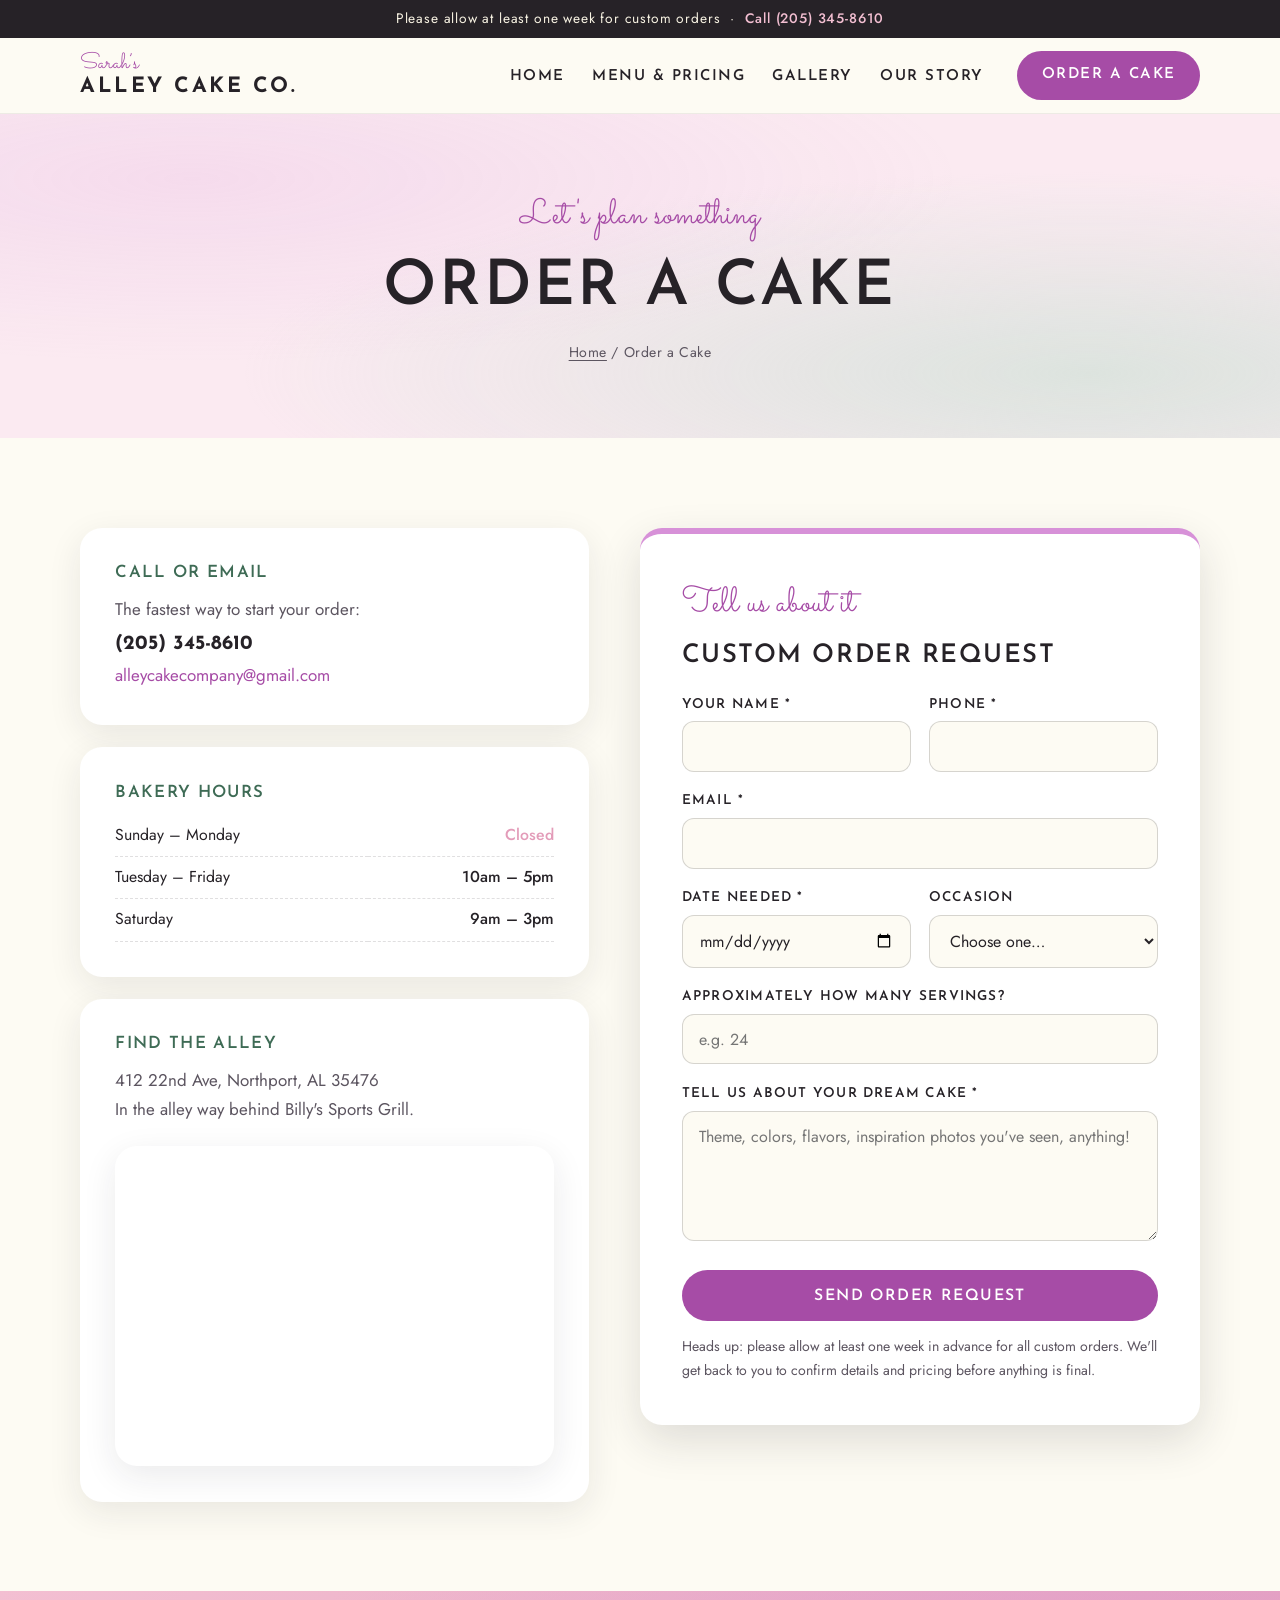
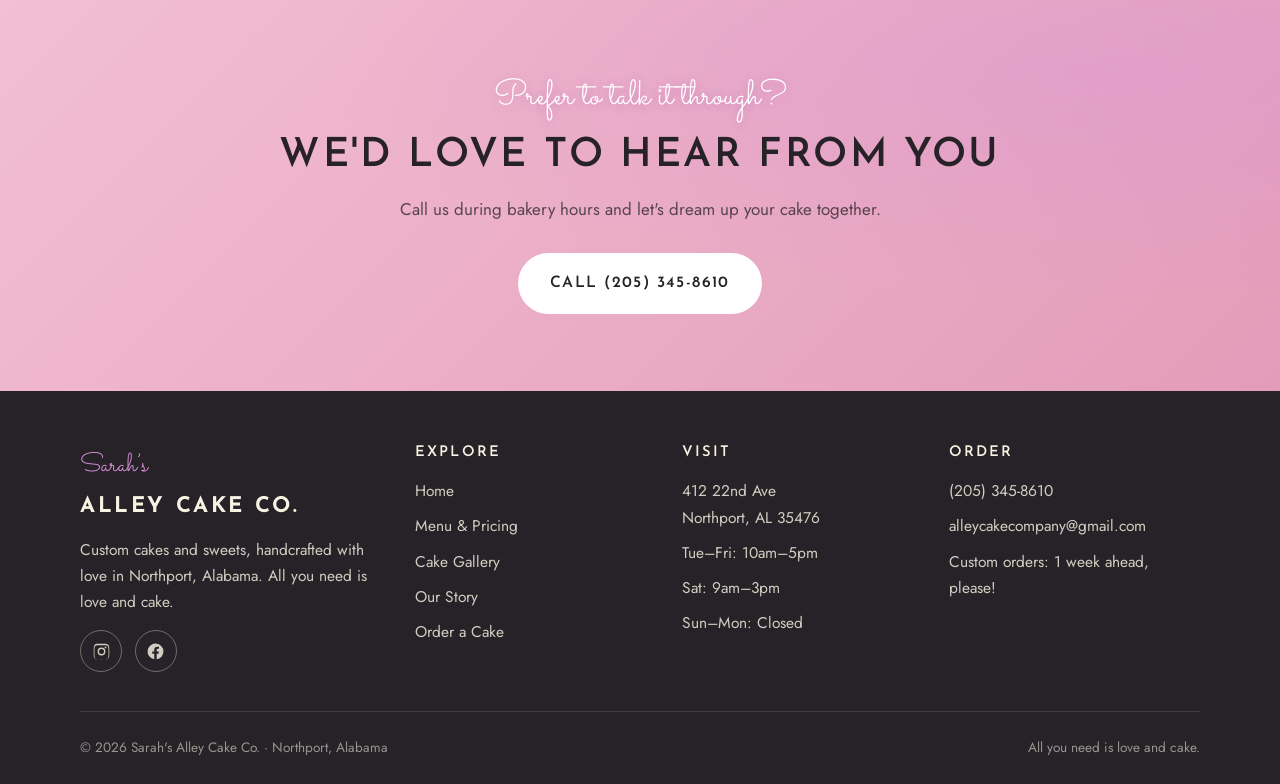
<file: contact.html>
<!DOCTYPE html>
<html lang="en">
<head>
  <meta charset="UTF-8">
  <meta name="viewport" content="width=device-width, initial-scale=1.0">

  <title>Order a Custom Cake | Sarah's Alley Cake Co. — Northport, AL</title>
  <meta name="description" content="Order a custom cake from Sarah's Alley Cake Co. in Northport, AL. Call (205) 345-8610, email alleycakecompany@gmail.com, or send an order request online. Please allow at least one week for custom orders.">
  <link rel="canonical" href="https://www.alleycakecompany.com/contact.html">
  <meta name="robots" content="index, follow, max-image-preview:large">
  <meta name="geo.region" content="US-AL">
  <meta name="geo.placename" content="Northport, Alabama">
  <meta name="geo.position" content="33.2290;-87.5768">

  <meta property="og:type" content="website">
  <meta property="og:site_name" content="Sarah's Alley Cake Co.">
  <meta property="og:title" content="Order a Custom Cake | Sarah's Alley Cake Co.">
  <meta property="og:description" content="Request a custom cake for your birthday, wedding or event. Northport, AL — serving the Tuscaloosa area.">
  <meta property="og:url" content="https://www.alleycakecompany.com/contact.html">
  <meta property="og:image" content="https://images.squarespace-cdn.com/content/v1/668034724b62f437469dd05d/3b96e0b3-c1d5-4a74-b688-7e52b7598103/new+color+way2+%281%29.jpg">

  <link rel="preconnect" href="https://fonts.googleapis.com">
  <link rel="preconnect" href="https://fonts.gstatic.com" crossorigin>
  <link href="https://fonts.googleapis.com/css2?family=Josefin+Sans:wght@400;600;700&family=Jost:wght@300;400;500&family=Sacramento&display=swap" rel="stylesheet">
  <link rel="stylesheet" href="assets/css/style.css">
  <link rel="icon" href="data:image/svg+xml,<svg xmlns='http://www.w3.org/2000/svg' viewBox='0 0 100 100'><circle cx='50' cy='50' r='46' fill='%23B7DCC8'/><circle cx='50' cy='50' r='38' fill='%23F8F3E3'/><text x='50' y='63' font-size='38' text-anchor='middle' fill='%23A64CA6' font-family='Georgia'>S</text></svg>">

  <script type="application/ld+json">
  {
    "@context": "https://schema.org",
    "@type": "ContactPage",
    "name": "Contact & Custom Orders — Sarah's Alley Cake Co.",
    "url": "https://www.alleycakecompany.com/contact.html",
    "mainEntity": { "@id": "https://www.alleycakecompany.com/#bakery" }
  }
  </script>

  <script type="application/ld+json">
  {
    "@context": "https://schema.org",
    "@type": "BreadcrumbList",
    "itemListElement": [
      { "@type": "ListItem", "position": 1, "name": "Home", "item": "https://www.alleycakecompany.com/" },
      { "@type": "ListItem", "position": 2, "name": "Order a Cake", "item": "https://www.alleycakecompany.com/contact.html" }
    ]
  }
  </script>
</head>
<body>

  <header class="site-header">
    <p class="announce">Please allow at least one week for custom orders &nbsp;·&nbsp; <a href="tel:+12053458610">Call (205) 345-8610</a></p>
    <div class="container nav-wrap">
      <a class="brand" href="index.html" aria-label="Sarah's Alley Cake Co. home">
        <span class="brand-script">Sarah&rsquo;s</span>
        <span class="brand-name">Alley Cake Co.</span>
      </a>
      <button class="nav-toggle" aria-expanded="false" aria-controls="site-nav" aria-label="Toggle menu">
        <span></span><span></span><span></span>
      </button>
      <nav class="primary-nav" id="site-nav" aria-label="Main navigation">
        <ul>
          <li><a href="index.html">Home</a></li>
          <li><a href="menu.html">Menu &amp; Pricing</a></li>
          <li><a href="gallery.html">Gallery</a></li>
          <li><a href="about.html">Our Story</a></li>
          <li class="nav-cta"><a class="btn btn-primary" href="contact.html" aria-current="page">Order a Cake</a></li>
        </ul>
      </nav>
    </div>
  </header>

  <main id="main">

    <section class="page-hero">
      <div class="container">
        <span class="kicker">Let's plan something</span>
        <h1>Order a Cake</h1>
        <nav class="breadcrumbs" aria-label="Breadcrumb"><a href="index.html">Home</a> / Order a Cake</nav>
      </div>
    </section>

    <section class="section" aria-labelledby="order-title">
      <div class="container contact-split">

        <div>
          <div class="info-card reveal">
            <h3>Call or Email</h3>
            <p>The fastest way to start your order:</p>
            <p><a class="big-link" href="tel:+12053458610">(205) 345-8610</a></p>
            <p><a href="mailto:alleycakecompany@gmail.com">alleycakecompany@gmail.com</a></p>
          </div>

          <div class="info-card reveal">
            <h3>Bakery Hours</h3>
            <table class="hours-table">
              <tr class="closed"><td>Sunday – Monday</td><td>Closed</td></tr>
              <tr><td>Tuesday – Friday</td><td>10am – 5pm</td></tr>
              <tr><td>Saturday</td><td>9am – 3pm</td></tr>
            </table>
          </div>

          <div class="info-card reveal">
            <h3>Find the Alley</h3>
            <p>412 22nd Ave, Northport, AL 35476<br>In the alley way behind Billy's Sports Grill.</p>
            <div class="map-embed">
              <iframe title="Map to Sarah's Alley Cake Co., 412 22nd Ave, Northport AL" src="https://www.google.com/maps?q=412+22nd+Ave,+Northport,+AL+35476&output=embed" loading="lazy" referrerpolicy="no-referrer-when-downgrade" allowfullscreen></iframe>
            </div>
          </div>
        </div>

        <div class="form-card reveal">
          <span class="kicker">Tell us about it</span>
          <h2 id="order-title" style="font-size:1.6rem;margin-bottom:1.4rem;">Custom Order Request</h2>

          <!--
            TO ACTIVATE THIS FORM:
            1. Create a free form at https://formspree.io (takes ~2 minutes)
            2. Replace FORM_ID below with your Formspree form ID
            Until then, the form gracefully falls back to opening the visitor's
            email app with their request pre-filled.
          -->
          <form id="order-form" action="https://formspree.io/f/FORM_ID" method="POST">
            <div class="form-grid">
              <div>
                <label for="of-name">Your Name *</label>
                <input type="text" id="of-name" name="name" autocomplete="name" required>
              </div>
              <div>
                <label for="of-phone">Phone *</label>
                <input type="tel" id="of-phone" name="phone" autocomplete="tel" required>
              </div>
              <div class="full">
                <label for="of-email">Email *</label>
                <input type="email" id="of-email" name="email" autocomplete="email" required>
              </div>
              <div>
                <label for="of-date">Date Needed *</label>
                <input type="date" id="of-date" name="date_needed" required>
              </div>
              <div>
                <label for="of-occasion">Occasion</label>
                <select id="of-occasion" name="occasion">
                  <option value="">Choose one…</option>
                  <option>Birthday</option>
                  <option>Wedding</option>
                  <option>Graduation</option>
                  <option>Baby Shower</option>
                  <option>Anniversary</option>
                  <option>Corporate / Private Event</option>
                  <option>Just Because!</option>
                </select>
              </div>
              <div class="full">
                <label for="of-serves">Approximately How Many Servings?</label>
                <input type="text" id="of-serves" name="servings" inputmode="numeric" placeholder="e.g. 24">
              </div>
              <div class="full">
                <label for="of-details">Tell Us About Your Dream Cake *</label>
                <textarea id="of-details" name="details" placeholder="Theme, colors, flavors, inspiration photos you've seen, anything!" required></textarea>
              </div>
            </div>
            <p style="margin-top:1.3rem;">
              <button type="submit" class="btn btn-primary" style="width:100%;">Send Order Request</button>
            </p>
            <p class="form-note" id="form-status">Heads up: please allow at least one week in advance for all custom orders. We'll get back to you to confirm details and pricing before anything is final.</p>
          </form>
        </div>

      </div>
    </section>

    <section class="cta-band">
      <div class="container reveal">
        <span class="kicker">Prefer to talk it through?</span>
        <h2>We'd Love to Hear From You</h2>
        <p>Call us during bakery hours and let's dream up your cake together.</p>
        <a class="btn btn-light" href="tel:+12053458610">Call (205) 345-8610</a>
      </div>
    </section>

  </main>

  <footer class="site-footer">
    <div class="container">
      <div class="footer-grid">
        <div>
          <span class="brand-script">Sarah&rsquo;s</span>
          <p class="footer-brand-name">Alley Cake Co.</p>
          <p>Custom cakes and sweets, handcrafted with love in Northport, Alabama. All you need is love and cake.</p>
          <div class="social-row">
            <a href="https://www.instagram.com/sarahs_alley_cake_co" target="_blank" rel="noopener" aria-label="Instagram">
              <svg viewBox="0 0 24 24" aria-hidden="true"><path d="M12 2.2c3.2 0 3.6 0 4.9.1 1.2.1 1.8.2 2.2.4.6.2 1 .5 1.4.9.4.4.7.8.9 1.4.2.4.4 1 .4 2.2.1 1.3.1 1.7.1 4.9s0 3.6-.1 4.9c-.1 1.2-.2 1.8-.4 2.2-.2.6-.5 1-.9 1.4-.4.4-.8.7-1.4.9-.4.2-1 .4-2.2.4-1.3.1-1.7.1-4.9.1s-3.6 0-4.9-.1c-1.2-.1-1.8-.2-2.2-.4-.6-.2-1-.5-1.4-.9-.4-.4-.7-.8-.9-1.4-.2-.4-.4-1-.4-2.2C2.2 15.6 2.2 15.2 2.2 12s0-3.6.1-4.9c.1-1.2.2-1.8.4-2.2.2-.6.5-1 .9-1.4.4-.4.8-.7 1.4-.9.4-.2 1-.4 2.2-.4C8.4 2.2 8.8 2.2 12 2.2zm0 1.8c-3.1 0-3.5 0-4.8.1-1.1.1-1.5.2-1.9.3-.5.2-.8.4-1.1.7-.3.3-.5.6-.7 1.1-.1.4-.3.8-.3 1.9-.1 1.3-.1 1.7-.1 4.8s0 3.5.1 4.8c.1 1.1.2 1.5.3 1.9.2.5.4.8.7 1.1.3.3.6.5 1.1.7.4.1.8.3 1.9.3 1.3.1 1.7.1 4.8.1s3.5 0 4.8-.1c1.1-.1 1.5-.2 1.9-.3.5-.2.8-.4 1.1-.7.3-.3.5-.6.7-1.1.1-.4.3-.8.3-1.9.1-1.3.1-1.7.1-4.8s0-3.5-.1-4.8c-.1-1.1-.2-1.5-.3-1.9-.2-.5-.4-.8-.7-1.1-.3-.3-.6-.5-1.1-.7-.4-.1-.8-.3-1.9-.3-1.3-.1-1.7-.1-4.8-.1zm0 3.1a4.9 4.9 0 1 1 0 9.8 4.9 4.9 0 0 1 0-9.8zm0 8.1a3.2 3.2 0 1 0 0-6.4 3.2 3.2 0 0 0 0 6.4zm6.2-8.3a1.1 1.1 0 1 1-2.3 0 1.1 1.1 0 0 1 2.3 0z"/></svg>
            </a>
            <a href="https://www.facebook.com/people/Sarahs-Alley-Cake-Co/100076304903189/" target="_blank" rel="noopener" aria-label="Facebook">
              <svg viewBox="0 0 24 24" aria-hidden="true"><path d="M22 12a10 10 0 1 0-11.6 9.9v-7H7.9V12h2.5V9.8c0-2.5 1.5-3.9 3.8-3.9 1.1 0 2.2.2 2.2.2v2.5h-1.3c-1.2 0-1.6.8-1.6 1.6V12h2.8l-.4 2.9h-2.4v7A10 10 0 0 0 22 12z"/></svg>
            </a>
          </div>
        </div>
        <div>
          <h4>Explore</h4>
          <ul>
            <li><a href="index.html">Home</a></li>
            <li><a href="menu.html">Menu &amp; Pricing</a></li>
            <li><a href="gallery.html">Cake Gallery</a></li>
            <li><a href="about.html">Our Story</a></li>
            <li><a href="contact.html">Order a Cake</a></li>
          </ul>
        </div>
        <div>
          <h4>Visit</h4>
          <ul>
            <li>412 22nd Ave<br>Northport, AL 35476</li>
            <li>Tue–Fri: 10am–5pm</li>
            <li>Sat: 9am–3pm</li>
            <li>Sun–Mon: Closed</li>
          </ul>
        </div>
        <div>
          <h4>Order</h4>
          <ul>
            <li><a href="tel:+12053458610">(205) 345-8610</a></li>
            <li><a href="mailto:alleycakecompany@gmail.com">alleycakecompany@gmail.com</a></li>
            <li>Custom orders: 1 week ahead, please!</li>
          </ul>
        </div>
      </div>
      <div class="footer-bottom">
        <span>© <span id="year">2026</span> Sarah's Alley Cake Co. · Northport, Alabama</span>
        <span>All you need is love and cake. </span>
      </div>
    </div>
  </footer>

  <script src="assets/js/main.js"></script>
</body>
</html>
</file>
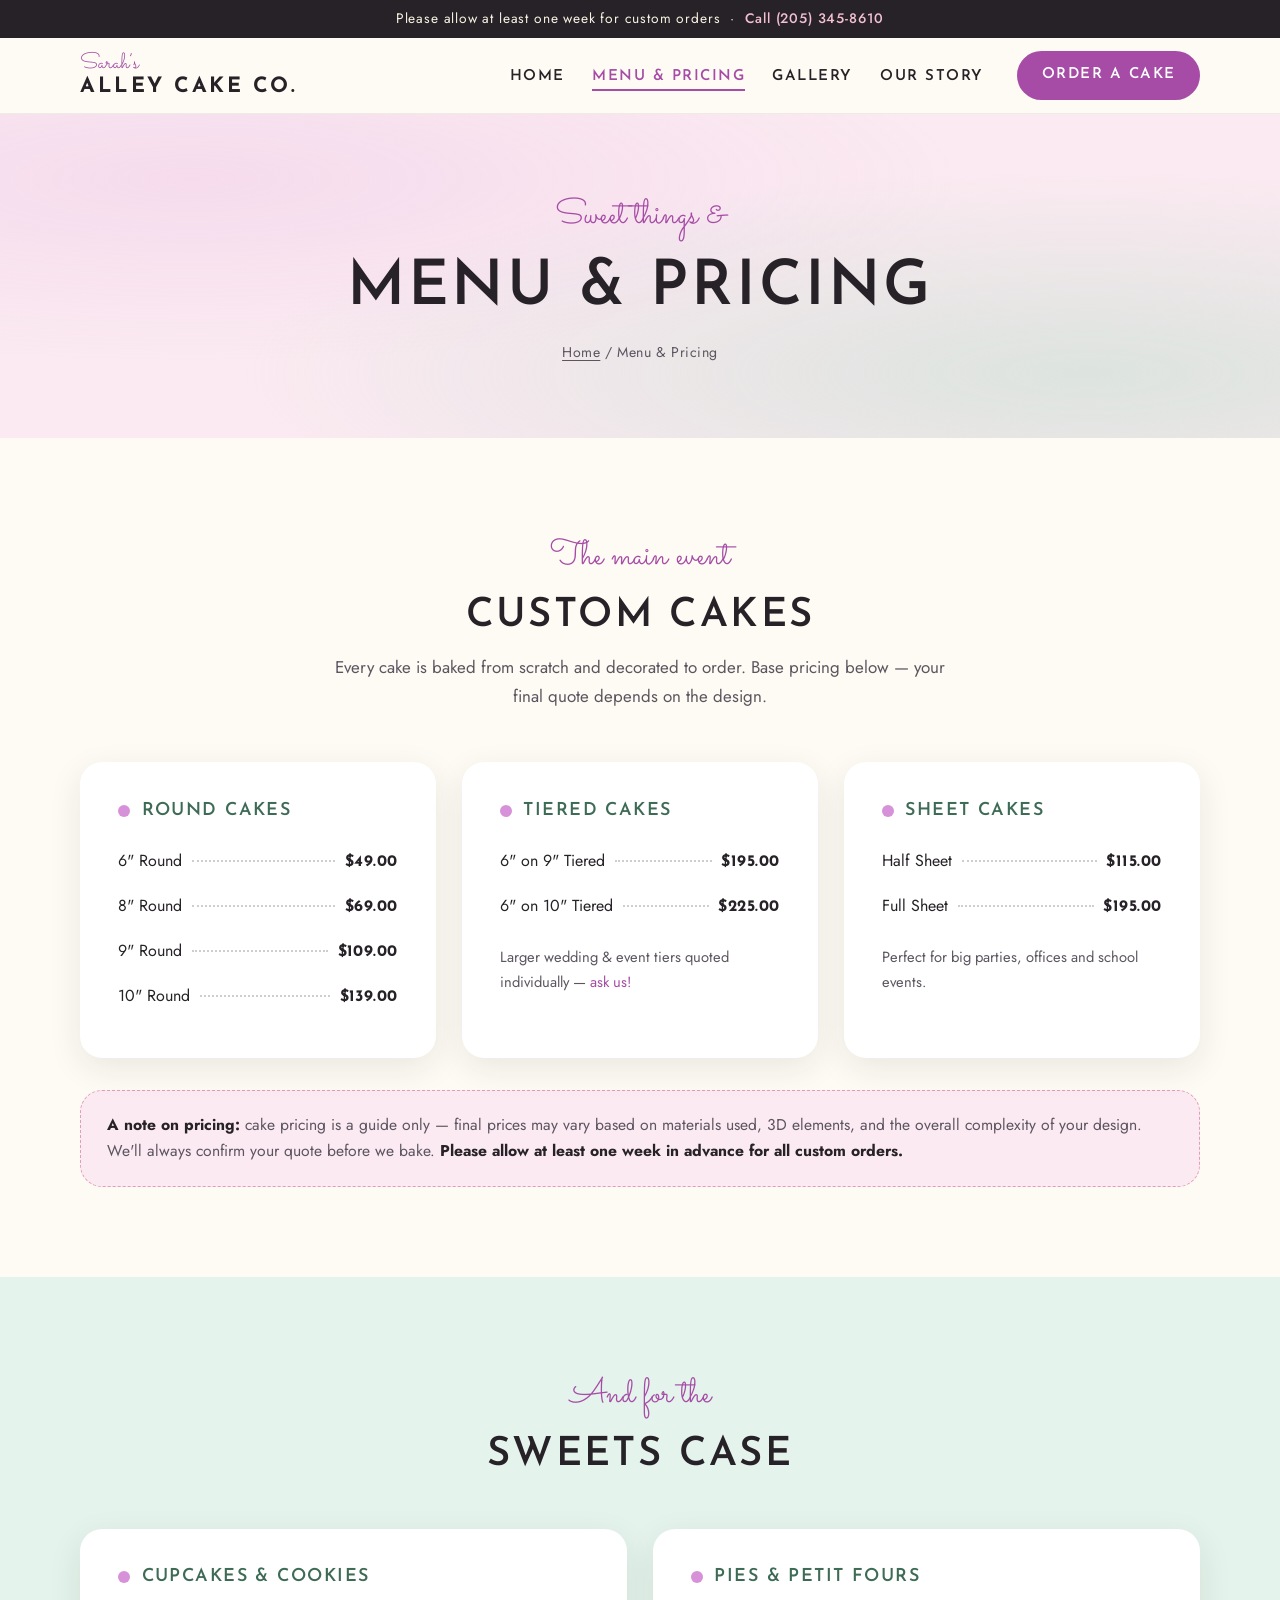
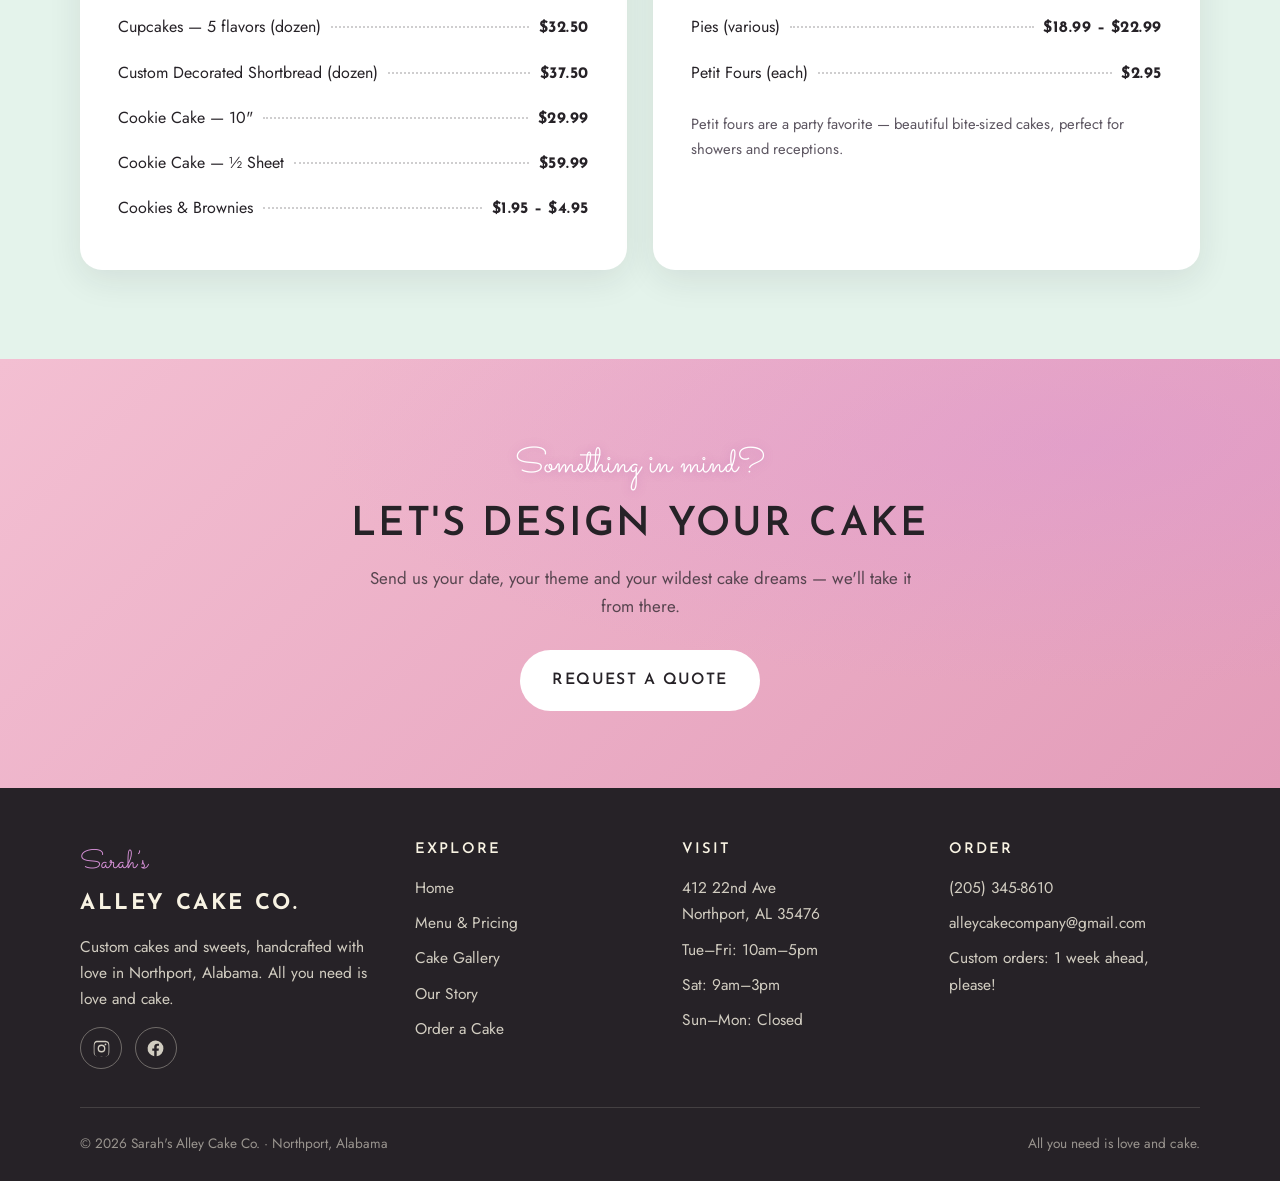
<file: menu.html>
<!DOCTYPE html>
<html lang="en">
<head>
  <meta charset="UTF-8">
  <meta name="viewport" content="width=device-width, initial-scale=1.0">

  <title>Menu &amp; Pricing | Sarah's Alley Cake Co. — Custom Cakes in Northport, AL</title>
  <meta name="description" content="Cake pricing at Sarah's Alley Cake Co. in Northport, AL: round cakes from $49, tiered cakes from $195, cupcakes $32.50/dozen, plus pies, cookies, petit fours &amp; more. Custom orders: (205) 345-8610.">
  <link rel="canonical" href="https://www.alleycakecompany.com/menu.html">
  <meta name="robots" content="index, follow, max-image-preview:large">
  <meta name="geo.region" content="US-AL">
  <meta name="geo.placename" content="Northport, Alabama">

  <meta property="og:type" content="website">
  <meta property="og:site_name" content="Sarah's Alley Cake Co.">
  <meta property="og:title" content="Menu &amp; Pricing | Sarah's Alley Cake Co.">
  <meta property="og:description" content="Round cakes from $49, tiered cakes from $195, cupcakes $32.50/dozen, plus pies, cookies &amp; petit fours — all custom-made in Northport, AL.">
  <meta property="og:url" content="https://www.alleycakecompany.com/menu.html">
  <meta property="og:image" content="https://images.squarespace-cdn.com/content/v1/668034724b62f437469dd05d/3b96e0b3-c1d5-4a74-b688-7e52b7598103/new+color+way2+%281%29.jpg">

  <link rel="preconnect" href="https://fonts.googleapis.com">
  <link rel="preconnect" href="https://fonts.gstatic.com" crossorigin>
  <link href="https://fonts.googleapis.com/css2?family=Josefin+Sans:wght@400;600;700&family=Jost:wght@300;400;500&family=Sacramento&display=swap" rel="stylesheet">
  <link rel="stylesheet" href="assets/css/style.css">
  <link rel="icon" href="data:image/svg+xml,<svg xmlns='http://www.w3.org/2000/svg' viewBox='0 0 100 100'><circle cx='50' cy='50' r='46' fill='%23B7DCC8'/><circle cx='50' cy='50' r='38' fill='%23F8F3E3'/><text x='50' y='63' font-size='38' text-anchor='middle' fill='%23A64CA6' font-family='Georgia'>S</text></svg>">

  <script type="application/ld+json">
  {
    "@context": "https://schema.org",
    "@type": "Menu",
    "name": "Sarah's Alley Cake Co. Menu",
    "description": "Custom cakes, cupcakes, pies, cookies and sweets available from Sarah's Alley Cake Co. in Northport, Alabama.",
    "hasMenuSection": [
      {
        "@type": "MenuSection",
        "name": "Round Cakes",
        "hasMenuItem": [
          { "@type": "MenuItem", "name": "6 inch Round Cake", "offers": { "@type": "Offer", "price": "49.00", "priceCurrency": "USD" } },
          { "@type": "MenuItem", "name": "8 inch Round Cake", "offers": { "@type": "Offer", "price": "69.00", "priceCurrency": "USD" } },
          { "@type": "MenuItem", "name": "9 inch Round Cake", "offers": { "@type": "Offer", "price": "109.00", "priceCurrency": "USD" } },
          { "@type": "MenuItem", "name": "10 inch Round Cake", "offers": { "@type": "Offer", "price": "139.00", "priceCurrency": "USD" } }
        ]
      },
      {
        "@type": "MenuSection",
        "name": "Tiered Cakes",
        "hasMenuItem": [
          { "@type": "MenuItem", "name": "6 inch on 9 inch Tiered Cake", "offers": { "@type": "Offer", "price": "195.00", "priceCurrency": "USD" } },
          { "@type": "MenuItem", "name": "6 inch on 10 inch Tiered Cake", "offers": { "@type": "Offer", "price": "225.00", "priceCurrency": "USD" } }
        ]
      },
      {
        "@type": "MenuSection",
        "name": "Sheet Cakes",
        "hasMenuItem": [
          { "@type": "MenuItem", "name": "Half Sheet Cake", "offers": { "@type": "Offer", "price": "115.00", "priceCurrency": "USD" } },
          { "@type": "MenuItem", "name": "Full Sheet Cake", "offers": { "@type": "Offer", "price": "195.00", "priceCurrency": "USD" } }
        ]
      },
      {
        "@type": "MenuSection",
        "name": "Cupcakes, Cookies & Sweets",
        "hasMenuItem": [
          { "@type": "MenuItem", "name": "Cupcakes (dozen)", "offers": { "@type": "Offer", "price": "32.50", "priceCurrency": "USD" } },
          { "@type": "MenuItem", "name": "Custom Decorated Shortbread (dozen)", "offers": { "@type": "Offer", "price": "37.50", "priceCurrency": "USD" } },
          { "@type": "MenuItem", "name": "Petit Fours (each)", "offers": { "@type": "Offer", "price": "2.95", "priceCurrency": "USD" } },
          { "@type": "MenuItem", "name": "10 inch Cookie Cake", "offers": { "@type": "Offer", "price": "29.99", "priceCurrency": "USD" } },
          { "@type": "MenuItem", "name": "Half Sheet Cookie Cake", "offers": { "@type": "Offer", "price": "59.99", "priceCurrency": "USD" } }
        ]
      }
    ]
  }
  </script>

  <script type="application/ld+json">
  {
    "@context": "https://schema.org",
    "@type": "BreadcrumbList",
    "itemListElement": [
      { "@type": "ListItem", "position": 1, "name": "Home", "item": "https://www.alleycakecompany.com/" },
      { "@type": "ListItem", "position": 2, "name": "Menu & Pricing", "item": "https://www.alleycakecompany.com/menu.html" }
    ]
  }
  </script>
</head>
<body>

  <header class="site-header">
    <p class="announce">Please allow at least one week for custom orders &nbsp;·&nbsp; <a href="tel:+12053458610">Call (205) 345-8610</a></p>
    <div class="container nav-wrap">
      <a class="brand" href="index.html" aria-label="Sarah's Alley Cake Co. home">
        <span class="brand-script">Sarah&rsquo;s</span>
        <span class="brand-name">Alley Cake Co.</span>
      </a>
      <button class="nav-toggle" aria-expanded="false" aria-controls="site-nav" aria-label="Toggle menu">
        <span></span><span></span><span></span>
      </button>
      <nav class="primary-nav" id="site-nav" aria-label="Main navigation">
        <ul>
          <li><a href="index.html">Home</a></li>
          <li><a href="menu.html" aria-current="page">Menu &amp; Pricing</a></li>
          <li><a href="gallery.html">Gallery</a></li>
          <li><a href="about.html">Our Story</a></li>
          <li class="nav-cta"><a class="btn btn-primary" href="contact.html">Order a Cake</a></li>
        </ul>
      </nav>
    </div>
  </header>

  <main id="main">

    <section class="page-hero">
      <div class="container">
        <span class="kicker">Sweet things &amp;</span>
        <h1>Menu &amp; Pricing</h1>
        <nav class="breadcrumbs" aria-label="Breadcrumb"><a href="index.html">Home</a> / Menu &amp; Pricing</nav>
      </div>
    </section>

    <section class="section" aria-labelledby="cakes-title">
      <div class="container">
        <div class="section-head reveal">
          <span class="kicker">The main event</span>
          <h2 id="cakes-title">Custom Cakes</h2>
          <p class="section-intro">Every cake is baked from scratch and decorated to order. Base pricing below — your final quote depends on the design.</p>
        </div>

        <div class="grid grid-3">
          <div class="menu-card reveal">
            <h3><span class="swatch"></span>Round Cakes</h3>
            <ul class="menu-list">
              <li><span class="item">6&quot; Round</span><span class="dots"></span><span class="price">$49.00</span></li>
              <li><span class="item">8&quot; Round</span><span class="dots"></span><span class="price">$69.00</span></li>
              <li><span class="item">9&quot; Round</span><span class="dots"></span><span class="price">$109.00</span></li>
              <li><span class="item">10&quot; Round</span><span class="dots"></span><span class="price">$139.00</span></li>
            </ul>
          </div>

          <div class="menu-card reveal">
            <h3><span class="swatch"></span>Tiered Cakes</h3>
            <ul class="menu-list">
              <li><span class="item">6&quot; on 9&quot; Tiered</span><span class="dots"></span><span class="price">$195.00</span></li>
              <li><span class="item">6&quot; on 10&quot; Tiered</span><span class="dots"></span><span class="price">$225.00</span></li>
            </ul>
            <p style="margin-top:1rem;font-size:0.92rem;color:var(--ink-soft);">Larger wedding &amp; event tiers quoted individually — <a href="contact.html">ask us!</a></p>
          </div>

          <div class="menu-card reveal">
            <h3><span class="swatch"></span>Sheet Cakes</h3>
            <ul class="menu-list">
              <li><span class="item">Half Sheet</span><span class="dots"></span><span class="price">$115.00</span></li>
              <li><span class="item">Full Sheet</span><span class="dots"></span><span class="price">$195.00</span></li>
            </ul>
            <p style="margin-top:1rem;font-size:0.92rem;color:var(--ink-soft);">Perfect for big parties, offices and school events.</p>
          </div>
        </div>

        <div class="note-box reveal" style="margin-top:2rem;">
          <strong>A note on pricing:</strong> cake pricing is a guide only — final prices may vary based on materials used, 3D elements, and the overall complexity of your design. We'll always confirm your quote before we bake. <strong>Please allow at least one week in advance for all custom orders.</strong>
        </div>
      </div>
    </section>

    <section class="section section-mint" aria-labelledby="sweets-title">
      <div class="container">
        <div class="section-head reveal">
          <span class="kicker">And for the</span>
          <h2 id="sweets-title">Sweets Case</h2>
        </div>

        <div class="grid grid-2">
          <div class="menu-card reveal">
            <h3><span class="swatch"></span>Cupcakes &amp; Cookies</h3>
            <ul class="menu-list">
              <li><span class="item">Cupcakes — 5 flavors (dozen)</span><span class="dots"></span><span class="price">$32.50</span></li>
              <li><span class="item">Custom Decorated Shortbread (dozen)</span><span class="dots"></span><span class="price">$37.50</span></li>
              <li><span class="item">Cookie Cake — 10&quot;</span><span class="dots"></span><span class="price">$29.99</span></li>
              <li><span class="item">Cookie Cake — ½ Sheet</span><span class="dots"></span><span class="price">$59.99</span></li>
              <li><span class="item">Cookies &amp; Brownies</span><span class="dots"></span><span class="price">$1.95 – $4.95</span></li>
            </ul>
          </div>

          <div class="menu-card reveal">
            <h3><span class="swatch"></span>Pies &amp; Petit Fours</h3>
            <ul class="menu-list">
              <li><span class="item">Pies (various)</span><span class="dots"></span><span class="price">$18.99 – $22.99</span></li>
              <li><span class="item">Petit Fours (each)</span><span class="dots"></span><span class="price">$2.95</span></li>
            </ul>
            <p style="margin-top:1rem;font-size:0.92rem;color:var(--ink-soft);">Petit fours are a party favorite — beautiful bite-sized cakes, perfect for showers and receptions.</p>
          </div>
        </div>
      </div>
    </section>

    <section class="cta-band">
      <div class="container reveal">
        <span class="kicker">Something in mind?</span>
        <h2>Let's Design Your Cake</h2>
        <p>Send us your date, your theme and your wildest cake dreams — we'll take it from there.</p>
        <a class="btn btn-light" href="contact.html">Request a Quote</a>
      </div>
    </section>

  </main>

  <footer class="site-footer">
    <div class="container">
      <div class="footer-grid">
        <div>
          <span class="brand-script">Sarah&rsquo;s</span>
          <p class="footer-brand-name">Alley Cake Co.</p>
          <p>Custom cakes and sweets, handcrafted with love in Northport, Alabama. All you need is love and cake.</p>
          <div class="social-row">
            <a href="https://www.instagram.com/sarahs_alley_cake_co" target="_blank" rel="noopener" aria-label="Instagram">
              <svg viewBox="0 0 24 24" aria-hidden="true"><path d="M12 2.2c3.2 0 3.6 0 4.9.1 1.2.1 1.8.2 2.2.4.6.2 1 .5 1.4.9.4.4.7.8.9 1.4.2.4.4 1 .4 2.2.1 1.3.1 1.7.1 4.9s0 3.6-.1 4.9c-.1 1.2-.2 1.8-.4 2.2-.2.6-.5 1-.9 1.4-.4.4-.8.7-1.4.9-.4.2-1 .4-2.2.4-1.3.1-1.7.1-4.9.1s-3.6 0-4.9-.1c-1.2-.1-1.8-.2-2.2-.4-.6-.2-1-.5-1.4-.9-.4-.4-.7-.8-.9-1.4-.2-.4-.4-1-.4-2.2C2.2 15.6 2.2 15.2 2.2 12s0-3.6.1-4.9c.1-1.2.2-1.8.4-2.2.2-.6.5-1 .9-1.4.4-.4.8-.7 1.4-.9.4-.2 1-.4 2.2-.4C8.4 2.2 8.8 2.2 12 2.2zm0 1.8c-3.1 0-3.5 0-4.8.1-1.1.1-1.5.2-1.9.3-.5.2-.8.4-1.1.7-.3.3-.5.6-.7 1.1-.1.4-.3.8-.3 1.9-.1 1.3-.1 1.7-.1 4.8s0 3.5.1 4.8c.1 1.1.2 1.5.3 1.9.2.5.4.8.7 1.1.3.3.6.5 1.1.7.4.1.8.3 1.9.3 1.3.1 1.7.1 4.8.1s3.5 0 4.8-.1c1.1-.1 1.5-.2 1.9-.3.5-.2.8-.4 1.1-.7.3-.3.5-.6.7-1.1.1-.4.3-.8.3-1.9.1-1.3.1-1.7.1-4.8s0-3.5-.1-4.8c-.1-1.1-.2-1.5-.3-1.9-.2-.5-.4-.8-.7-1.1-.3-.3-.6-.5-1.1-.7-.4-.1-.8-.3-1.9-.3-1.3-.1-1.7-.1-4.8-.1zm0 3.1a4.9 4.9 0 1 1 0 9.8 4.9 4.9 0 0 1 0-9.8zm0 8.1a3.2 3.2 0 1 0 0-6.4 3.2 3.2 0 0 0 0 6.4zm6.2-8.3a1.1 1.1 0 1 1-2.3 0 1.1 1.1 0 0 1 2.3 0z"/></svg>
            </a>
            <a href="https://www.facebook.com/people/Sarahs-Alley-Cake-Co/100076304903189/" target="_blank" rel="noopener" aria-label="Facebook">
              <svg viewBox="0 0 24 24" aria-hidden="true"><path d="M22 12a10 10 0 1 0-11.6 9.9v-7H7.9V12h2.5V9.8c0-2.5 1.5-3.9 3.8-3.9 1.1 0 2.2.2 2.2.2v2.5h-1.3c-1.2 0-1.6.8-1.6 1.6V12h2.8l-.4 2.9h-2.4v7A10 10 0 0 0 22 12z"/></svg>
            </a>
          </div>
        </div>
        <div>
          <h4>Explore</h4>
          <ul>
            <li><a href="index.html">Home</a></li>
            <li><a href="menu.html">Menu &amp; Pricing</a></li>
            <li><a href="gallery.html">Cake Gallery</a></li>
            <li><a href="about.html">Our Story</a></li>
            <li><a href="contact.html">Order a Cake</a></li>
          </ul>
        </div>
        <div>
          <h4>Visit</h4>
          <ul>
            <li>412 22nd Ave<br>Northport, AL 35476</li>
            <li>Tue–Fri: 10am–5pm</li>
            <li>Sat: 9am–3pm</li>
            <li>Sun–Mon: Closed</li>
          </ul>
        </div>
        <div>
          <h4>Order</h4>
          <ul>
            <li><a href="tel:+12053458610">(205) 345-8610</a></li>
            <li><a href="mailto:alleycakecompany@gmail.com">alleycakecompany@gmail.com</a></li>
            <li>Custom orders: 1 week ahead, please!</li>
          </ul>
        </div>
      </div>
      <div class="footer-bottom">
        <span>© <span id="year">2026</span> Sarah's Alley Cake Co. · Northport, Alabama</span>
        <span>All you need is love and cake. </span>
      </div>
    </div>
  </footer>

  <script src="assets/js/main.js"></script>
</body>
</html>
</file>
<file: assets/css/style.css>
/* ==========================================================================
   Sarah's Alley Cake Co. — Brand stylesheet
   Palette drawn directly from the logo:
   blush pink · mint green · cream lace · orchid script · retro black
   ========================================================================== */

:root {
  /* Brand colors */
  --blush:        #F3BFD2;
  --blush-soft:   #FBEAF1;
  --blush-deep:   #E39CB9;
  --mint:         #B7DCC8;
  --mint-soft:    #E4F3EB;
  --mint-deep:    #7FBA9D;
  --teal-ink:     #3E6B55;
  --cream:        #F8F3E3;
  --cream-soft:   #FDFBF3;
  --orchid:       #D791D8;
  --orchid-deep:  #A64CA6;
  --ink:          #262227;
  --ink-soft:     #5C5560;
  --white:        #FFFFFF;

  /* Type */
  --font-head: 'Josefin Sans', 'Trebuchet MS', sans-serif;
  --font-script: 'Sacramento', cursive;
  --font-body: 'Jost', 'Segoe UI', sans-serif;

  /* Layout */
  --container: 1120px;
  --radius: 22px;
  --shadow-soft: 0 10px 34px rgba(38, 34, 39, 0.09);
  --shadow-lift: 0 16px 44px rgba(38, 34, 39, 0.14);
  --transition: 0.28s cubic-bezier(0.33, 1, 0.68, 1);
}

/* ---------- Reset / base ---------- */
*, *::before, *::after { box-sizing: border-box; margin: 0; padding: 0; }

html { scroll-behavior: smooth; -webkit-text-size-adjust: 100%; }

body {
  font-family: var(--font-body);
  font-size: 1.06rem;
  line-height: 1.7;
  color: var(--ink);
  background: var(--cream-soft);
  overflow-x: hidden;
}

img { max-width: 100%; display: block; }

a { color: var(--orchid-deep); text-decoration: none; transition: color var(--transition); }
a:hover { color: var(--teal-ink); }

.container { width: min(100% - 2.5rem, var(--container)); margin-inline: auto; }

/* ---------- Typography ---------- */
h1, h2, h3, h4 {
  font-family: var(--font-head);
  font-weight: 600;
  letter-spacing: 0.02em;
  line-height: 1.15;
  color: var(--ink);
  text-wrap: balance;
}

h1 { font-size: clamp(2.3rem, 5.4vw, 3.9rem); text-transform: uppercase; letter-spacing: 0.045em; }
h2 { font-size: clamp(1.7rem, 3.6vw, 2.5rem); text-transform: uppercase; letter-spacing: 0.06em; }
h3 { font-size: clamp(1.15rem, 2.2vw, 1.4rem); }

.script {
  font-family: var(--font-script);
  font-weight: 400;
  text-transform: none;
  letter-spacing: 0;
  color: var(--orchid-deep);
}

.kicker {
  font-family: var(--font-script);
  font-size: clamp(1.6rem, 3vw, 2.2rem);
  color: var(--orchid-deep);
  display: block;
  margin-bottom: 0.35rem;
}

.section-intro { max-width: 640px; margin: 0.9rem auto 0; color: var(--ink-soft); }

.center { text-align: center; }

/* ---------- Buttons ---------- */
.btn {
  display: inline-flex;
  align-items: center;
  justify-content: center;
  gap: 0.5rem;
  font-family: var(--font-head);
  font-size: 0.98rem;
  font-weight: 600;
  letter-spacing: 0.09em;
  text-transform: uppercase;
  padding: 0.95rem 1.9rem;
  border-radius: 999px;
  border: 2px solid transparent;
  cursor: pointer;
  transition: transform var(--transition), box-shadow var(--transition), background var(--transition), color var(--transition);
}
.btn:hover { transform: translateY(-2px); box-shadow: var(--shadow-lift); }

.btn-primary { background: var(--orchid-deep); color: var(--white); }
.btn-primary:hover { background: #8f3d8f; color: var(--white); }

.btn-outline { background: transparent; color: var(--ink); border-color: var(--ink); }
.btn-outline:hover { background: var(--ink); color: var(--cream); }

.btn-mint { background: var(--teal-ink); color: var(--white); }
.btn-mint:hover { background: #315744; color: var(--white); }

.btn-light { background: var(--white); color: var(--ink); }
.btn-light:hover { color: var(--orchid-deep); }

/* ---------- Header / nav ---------- */
.site-header {
  position: sticky;
  top: 0;
  z-index: 60;
  background: rgba(253, 251, 243, 0.9);
  backdrop-filter: blur(12px);
  -webkit-backdrop-filter: blur(12px);
  border-bottom: 1px solid rgba(38, 34, 39, 0.07);
}

.announce {
  background: var(--ink);
  color: var(--cream);
  text-align: center;
  font-size: 0.86rem;
  letter-spacing: 0.06em;
  padding: 0.45rem 1rem;
}
.announce a { color: var(--blush); font-weight: 500; }
.announce a:hover { color: var(--mint); }

.nav-wrap {
  display: flex;
  align-items: center;
  justify-content: space-between;
  gap: 1rem;
  padding: 0.8rem 0;
}

.brand { display: flex; flex-direction: column; line-height: 1; }
.brand .brand-script { font-family: var(--font-script); font-size: 1.35rem; color: var(--orchid-deep); margin-bottom: 0.1rem; }
.brand .brand-name {
  font-family: var(--font-head);
  font-size: 1.32rem;
  font-weight: 700;
  letter-spacing: 0.12em;
  text-transform: uppercase;
  color: var(--ink);
}
.brand:hover .brand-name { color: var(--orchid-deep); }

.primary-nav ul { display: flex; gap: 1.7rem; list-style: none; align-items: center; }
.primary-nav a {
  font-family: var(--font-head);
  font-size: 0.94rem;
  font-weight: 600;
  letter-spacing: 0.1em;
  text-transform: uppercase;
  color: var(--ink);
  padding: 0.4rem 0;
  position: relative;
}
.primary-nav a::after {
  content: "";
  position: absolute;
  left: 0; bottom: 0;
  width: 100%; height: 2px;
  background: var(--orchid-deep);
  transform: scaleX(0);
  transform-origin: left;
  transition: transform var(--transition);
}
.primary-nav a:hover::after, .primary-nav a[aria-current="page"]::after { transform: scaleX(1); }
.primary-nav a[aria-current="page"] { color: var(--orchid-deep); }
.primary-nav .nav-cta { margin-left: 0.4rem; }
.primary-nav .nav-cta a { color: var(--white); padding: 0.62rem 1.4rem; }
.primary-nav .nav-cta a::after { display: none; }

.nav-toggle {
  display: none;
  background: none;
  border: 0;
  width: 44px; height: 44px;
  cursor: pointer;
  position: relative;
  z-index: 70;
}
.nav-toggle span {
  display: block;
  width: 26px; height: 2.5px;
  background: var(--ink);
  margin: 5.5px auto;
  border-radius: 2px;
  transition: transform var(--transition), opacity var(--transition);
}
.nav-toggle[aria-expanded="true"] span:nth-child(1) { transform: translateY(8px) rotate(45deg); }
.nav-toggle[aria-expanded="true"] span:nth-child(2) { opacity: 0; }
.nav-toggle[aria-expanded="true"] span:nth-child(3) { transform: translateY(-8px) rotate(-45deg); }

/* ---------- Hero ---------- */
.hero {
  position: relative;
  background:
    radial-gradient(ellipse at 12% 8%, rgba(215, 145, 216, 0.14), transparent 46%),
    radial-gradient(ellipse at 88% 90%, rgba(183, 220, 200, 0.5), transparent 52%),
    linear-gradient(160deg, var(--blush-soft) 0%, var(--cream-soft) 58%, var(--mint-soft) 100%);
  overflow: hidden;
}

.hero-inner {
  display: grid;
  grid-template-columns: 1.05fr 0.95fr;
  align-items: center;
  gap: clamp(2rem, 5vw, 4.5rem);
  padding: clamp(3.2rem, 7vw, 6rem) 0;
}

.hero-copy .kicker { font-size: clamp(1.9rem, 3.4vw, 2.6rem); }
.hero-copy p.lede { font-size: clamp(1.05rem, 1.6vw, 1.22rem); color: var(--ink-soft); margin: 1.2rem 0 1.9rem; max-width: 34rem; }

.hero-actions { display: flex; flex-wrap: wrap; gap: 0.9rem; }

.hero-meta {
  display: flex;
  flex-wrap: wrap;
  gap: 1.6rem;
  margin-top: 2.3rem;
  font-size: 0.95rem;
}
.hero-meta .meta-item strong {
  display: block;
  font-family: var(--font-head);
  font-size: 1.05rem;
  letter-spacing: 0.05em;
  text-transform: uppercase;
}
.hero-meta .meta-item span { color: var(--ink-soft); }

/* Scalloped doily photo frame — echoes the logo */
.doily-frame {
  position: relative;
  width: min(100%, 480px);
  aspect-ratio: 1;
  margin-inline: auto;
}
.doily-frame::before {
  content: "";
  position: absolute;
  inset: -6.5%;
  border-radius: 50%;
  background: var(--mint);
  -webkit-mask: radial-gradient(circle at 50% 50%, #000 68%, transparent 69%),
    repeating-conic-gradient(from 0deg, #000 0deg 9deg, transparent 9deg 18deg);
  mask: radial-gradient(circle at 50% 50%, #000 68%, transparent 69%),
    repeating-conic-gradient(from 0deg, #000 0deg 9deg, transparent 9deg 18deg);
  -webkit-mask-composite: source-over;
  mask-composite: add;
}
.doily-frame::after {
  content: "";
  position: absolute;
  inset: -2.5%;
  border-radius: 50%;
  border: 10px dotted var(--cream);
  opacity: 0.9;
  pointer-events: none;
}
.doily-frame img {
  position: relative;
  width: 100%; height: 100%;
  object-fit: cover;
  border-radius: 50%;
  border: 8px solid var(--white);
  box-shadow: var(--shadow-lift);
}

/* Scallop divider between sections */
.scallop {
  display: block;
  width: 100%;
  height: 26px;
  margin-bottom: -1px;
}

/* ---------- Sections ---------- */
.section { padding: clamp(3.4rem, 7vw, 5.6rem) 0; }
.section-blush { background: var(--blush-soft); }
.section-mint { background: var(--mint-soft); }
.section-cream { background: var(--cream); }
.section-head { text-align: center; max-width: 720px; margin: 0 auto clamp(2.2rem, 4vw, 3.2rem); }

/* Badge strip */
.badge-strip {
  background: var(--ink);
  color: var(--cream);
  padding: 1.35rem 0;
}
.badge-strip .container {
  display: flex;
  flex-wrap: wrap;
  justify-content: center;
  gap: 1rem 3rem;
  text-align: center;
}
.badge-strip .badge {
  font-family: var(--font-head);
  font-size: 0.92rem;
  letter-spacing: 0.14em;
  text-transform: uppercase;
  display: flex;
  align-items: center;
  gap: 0.6rem;
}
.badge-strip .badge .dot { color: var(--orchid); font-size: 1.1rem; }

/* Card grids */
.grid { display: grid; gap: 1.6rem; }
.grid-3 { grid-template-columns: repeat(3, 1fr); }
.grid-4 { grid-template-columns: repeat(4, 1fr); }
.grid-2 { grid-template-columns: repeat(2, 1fr); }

.card {
  background: var(--white);
  border-radius: var(--radius);
  box-shadow: var(--shadow-soft);
  overflow: hidden;
  transition: transform var(--transition), box-shadow var(--transition);
}
.card:hover { transform: translateY(-6px); box-shadow: var(--shadow-lift); }
.card .card-img { aspect-ratio: 4 / 3.4; overflow: hidden; }
.card .card-img img { width: 100%; height: 100%; object-fit: cover; transition: transform 0.6s ease; }
.card:hover .card-img img { transform: scale(1.05); }
.card .card-body { padding: 1.4rem 1.5rem 1.6rem; }
.card .card-body h3 { margin-bottom: 0.4rem; }
.card .card-body p { color: var(--ink-soft); font-size: 0.98rem; }
.card .card-link {
  display: inline-block;
  margin-top: 0.8rem;
  font-family: var(--font-head);
  font-size: 0.88rem;
  font-weight: 600;
  letter-spacing: 0.1em;
  text-transform: uppercase;
}

/* Occasion tiles */
.tile {
  position: relative;
  border-radius: var(--radius);
  padding: 1.9rem 1.6rem;
  background: var(--white);
  box-shadow: var(--shadow-soft);
  text-align: center;
  transition: transform var(--transition), box-shadow var(--transition);
}
.tile:hover { transform: translateY(-6px); box-shadow: var(--shadow-lift); }
.tile .tile-emoji {
  width: 62px; height: 62px;
  margin: 0 auto 1rem;
  display: grid;
  place-items: center;
  font-size: 1.7rem;
  border-radius: 50%;
  background: var(--mint-soft);
  border: 2px dotted var(--mint-deep);
}
.tile:nth-child(even) .tile-emoji { background: var(--blush-soft); border-color: var(--blush-deep); }
.tile p { color: var(--ink-soft); font-size: 0.95rem; margin-top: 0.3rem; }

/* ---------- Menu / price list ---------- */
.menu-card {
  background: var(--white);
  border-radius: var(--radius);
  box-shadow: var(--shadow-soft);
  padding: clamp(1.6rem, 3vw, 2.4rem);
}
.menu-card h3 {
  display: flex;
  align-items: center;
  gap: 0.7rem;
  text-transform: uppercase;
  letter-spacing: 0.08em;
  font-size: 1.12rem;
  margin-bottom: 1.1rem;
  color: var(--teal-ink);
}
.menu-card h3 .swatch { width: 12px; height: 12px; border-radius: 50%; background: var(--orchid); flex: none; }

.menu-list { list-style: none; }
.menu-list li {
  display: flex;
  align-items: baseline;
  gap: 0.6rem;
  padding: 0.5rem 0;
  font-size: 1rem;
}
.menu-list .item { white-space: nowrap; }
.menu-list .dots {
  flex: 1;
  border-bottom: 2px dotted rgba(38, 34, 39, 0.22);
  transform: translateY(-4px);
}
.menu-list .price { font-family: var(--font-head); font-weight: 700; letter-spacing: 0.03em; white-space: nowrap; }

.note-box {
  background: var(--blush-soft);
  border: 1.5px dashed var(--blush-deep);
  border-radius: var(--radius);
  padding: 1.3rem 1.6rem;
  font-size: 0.98rem;
  color: var(--ink-soft);
}
.note-box strong { color: var(--ink); }

/* ---------- Gallery ---------- */
.gallery-grid {
  display: grid;
  grid-template-columns: repeat(3, 1fr);
  gap: 1.2rem;
}
.gallery-grid figure {
  border-radius: var(--radius);
  overflow: hidden;
  box-shadow: var(--shadow-soft);
  position: relative;
  aspect-ratio: 1;
  background: var(--mint-soft);
}
.gallery-grid img {
  width: 100%; height: 100%;
  object-fit: cover;
  transition: transform 0.6s ease;
}
.gallery-grid figure:hover img { transform: scale(1.06); }
.gallery-grid figcaption {
  position: absolute;
  inset: auto 0 0 0;
  padding: 0.85rem 1.1rem;
  font-size: 0.88rem;
  letter-spacing: 0.05em;
  color: var(--white);
  background: linear-gradient(transparent, rgba(38, 34, 39, 0.72));
  opacity: 0;
  transition: opacity var(--transition);
}
.gallery-grid figure:hover figcaption { opacity: 1; }

.chip-row { display: flex; flex-wrap: wrap; gap: 0.7rem; justify-content: center; margin-bottom: 2.4rem; }
.chip {
  font-family: var(--font-head);
  font-size: 0.88rem;
  font-weight: 600;
  letter-spacing: 0.08em;
  text-transform: uppercase;
  padding: 0.55rem 1.25rem;
  border-radius: 999px;
  background: var(--white);
  border: 1.5px solid rgba(38, 34, 39, 0.14);
  color: var(--ink);
  cursor: pointer;
  transition: all var(--transition);
}
.chip:hover, .chip.active { background: var(--orchid-deep); border-color: var(--orchid-deep); color: var(--white); }

/* ---------- About ---------- */
.about-split {
  display: grid;
  grid-template-columns: 0.95fr 1.05fr;
  gap: clamp(2rem, 5vw, 4rem);
  align-items: center;
}
.about-split .doily-frame { width: min(100%, 420px); }
blockquote.pull {
  font-family: var(--font-script);
  font-size: clamp(1.7rem, 3vw, 2.3rem);
  color: var(--orchid-deep);
  line-height: 1.3;
  margin: 1.4rem 0;
}

.stat-row { display: flex; flex-wrap: wrap; gap: 2.4rem; margin-top: 2rem; }
.stat .num {
  font-family: var(--font-head);
  font-size: 2.1rem;
  font-weight: 700;
  color: var(--teal-ink);
  line-height: 1;
}
.stat .label { font-size: 0.9rem; letter-spacing: 0.06em; text-transform: uppercase; color: var(--ink-soft); }

/* ---------- FAQ ---------- */
.faq { max-width: 780px; margin-inline: auto; }
.faq details {
  background: var(--white);
  border-radius: 16px;
  box-shadow: var(--shadow-soft);
  margin-bottom: 1rem;
  overflow: hidden;
}
.faq summary {
  cursor: pointer;
  list-style: none;
  padding: 1.15rem 1.5rem;
  font-family: var(--font-head);
  font-weight: 600;
  font-size: 1.04rem;
  letter-spacing: 0.02em;
  display: flex;
  justify-content: space-between;
  align-items: center;
  gap: 1rem;
}
.faq summary::-webkit-details-marker { display: none; }
.faq summary::after {
  content: "+";
  font-size: 1.5rem;
  color: var(--orchid-deep);
  transition: transform var(--transition);
  flex: none;
}
.faq details[open] summary::after { transform: rotate(45deg); }
.faq .faq-a { padding: 0 1.5rem 1.3rem; color: var(--ink-soft); }

/* ---------- Contact / form ---------- */
.contact-split {
  display: grid;
  grid-template-columns: 1fr 1.1fr;
  gap: clamp(2rem, 4vw, 3.4rem);
  align-items: start;
}

.info-card {
  background: var(--white);
  border-radius: var(--radius);
  box-shadow: var(--shadow-soft);
  padding: clamp(1.6rem, 3vw, 2.2rem);
}
.info-card + .info-card { margin-top: 1.4rem; }
.info-card h3 { color: var(--teal-ink); text-transform: uppercase; letter-spacing: 0.08em; font-size: 1.05rem; margin-bottom: 0.8rem; }
.info-card p, .info-card li { color: var(--ink-soft); }
.info-card a.big-link {
  font-family: var(--font-head);
  font-size: 1.25rem;
  font-weight: 700;
  color: var(--ink);
  display: inline-block;
  margin-top: 0.2rem;
}
.info-card a.big-link:hover { color: var(--orchid-deep); }

.hours-table { width: 100%; border-collapse: collapse; }
.hours-table td { padding: 0.45rem 0; border-bottom: 1px dashed rgba(38, 34, 39, 0.14); font-size: 0.99rem; }
.hours-table td:last-child { text-align: right; font-weight: 500; color: var(--ink); }
.hours-table tr.closed td:last-child { color: var(--blush-deep); }

.form-card {
  background: var(--white);
  border-radius: var(--radius);
  box-shadow: var(--shadow-lift);
  padding: clamp(1.8rem, 3.4vw, 2.6rem);
  border-top: 6px solid var(--orchid);
}
.form-grid { display: grid; grid-template-columns: 1fr 1fr; gap: 1.1rem; }
.form-grid .full { grid-column: 1 / -1; }
label {
  display: block;
  font-family: var(--font-head);
  font-size: 0.85rem;
  font-weight: 600;
  letter-spacing: 0.09em;
  text-transform: uppercase;
  margin-bottom: 0.35rem;
}
input, select, textarea {
  width: 100%;
  font-family: var(--font-body);
  font-size: 1rem;
  color: var(--ink);
  padding: 0.8rem 1rem;
  border: 1.5px solid rgba(38, 34, 39, 0.18);
  border-radius: 12px;
  background: var(--cream-soft);
  transition: border-color var(--transition), box-shadow var(--transition);
}
input:focus, select:focus, textarea:focus {
  outline: none;
  border-color: var(--orchid-deep);
  box-shadow: 0 0 0 4px rgba(166, 76, 166, 0.14);
}
textarea { resize: vertical; min-height: 130px; }
.form-note { font-size: 0.88rem; color: var(--ink-soft); margin-top: 0.9rem; }

.map-embed {
  border-radius: var(--radius);
  overflow: hidden;
  box-shadow: var(--shadow-soft);
  margin-top: 1.4rem;
}
.map-embed iframe { display: block; width: 100%; height: 320px; border: 0; }

/* ---------- CTA band ---------- */
.cta-band {
  background:
    radial-gradient(ellipse at 85% 20%, rgba(215, 145, 216, 0.35), transparent 50%),
    linear-gradient(135deg, var(--blush) 0%, var(--blush-deep) 100%);
  text-align: center;
  padding: clamp(3.2rem, 6vw, 5rem) 0;
}
.cta-band h2 { color: var(--ink); }
.cta-band .kicker { color: var(--white); text-shadow: 0 1px 10px rgba(166, 76, 166, 0.35); }
.cta-band p { max-width: 560px; margin: 1rem auto 1.8rem; color: rgba(38, 34, 39, 0.75); }

/* ---------- Footer ---------- */
.site-footer {
  background: var(--ink);
  color: rgba(248, 243, 227, 0.82);
  padding: 3.4rem 0 1.6rem;
  font-size: 0.97rem;
}
.footer-grid {
  display: grid;
  grid-template-columns: 1.3fr 1fr 1fr 1.1fr;
  gap: 2.4rem;
  padding-bottom: 2.4rem;
  border-bottom: 1px solid rgba(248, 243, 227, 0.14);
}
.site-footer h4 {
  color: var(--cream);
  font-size: 0.92rem;
  letter-spacing: 0.14em;
  text-transform: uppercase;
  margin-bottom: 1rem;
}
.site-footer .brand-script { font-family: var(--font-script); font-size: 1.6rem; color: var(--orchid); }
.site-footer .footer-brand-name {
  font-family: var(--font-head);
  font-size: 1.35rem;
  font-weight: 700;
  letter-spacing: 0.12em;
  text-transform: uppercase;
  color: var(--cream);
  margin-bottom: 0.7rem;
}
.site-footer ul { list-style: none; }
.site-footer li { margin-bottom: 0.55rem; }
.site-footer a { color: rgba(248, 243, 227, 0.82); }
.site-footer a:hover { color: var(--blush); }
.footer-bottom {
  display: flex;
  flex-wrap: wrap;
  justify-content: space-between;
  gap: 0.6rem;
  padding-top: 1.5rem;
  font-size: 0.85rem;
  color: rgba(248, 243, 227, 0.55);
}

.social-row { display: flex; gap: 0.8rem; margin-top: 0.9rem; }
.social-row a {
  width: 42px; height: 42px;
  display: grid;
  place-items: center;
  border-radius: 50%;
  border: 1.5px solid rgba(248, 243, 227, 0.35);
  transition: all var(--transition);
}
.social-row a:hover { background: var(--orchid-deep); border-color: var(--orchid-deep); color: var(--white); transform: translateY(-3px); }
.social-row svg { width: 19px; height: 19px; fill: currentColor; }

/* ---------- Page hero (inner pages) ---------- */
.page-hero {
  text-align: center;
  padding: clamp(3rem, 6vw, 4.6rem) 0;
  background:
    radial-gradient(ellipse at 15% 20%, rgba(215, 145, 216, 0.16), transparent 50%),
    radial-gradient(ellipse at 85% 80%, rgba(183, 220, 200, 0.45), transparent 55%),
    var(--blush-soft);
}
.breadcrumbs { font-size: 0.88rem; letter-spacing: 0.04em; color: var(--ink-soft); margin-top: 1rem; }
.breadcrumbs a { color: var(--ink-soft); text-decoration: underline; text-underline-offset: 3px; }
.breadcrumbs a:hover { color: var(--orchid-deep); }

/* ---------- Reveal animation ---------- */
.reveal { opacity: 0; transform: translateY(26px); transition: opacity 0.7s ease, transform 0.7s ease; }
.reveal.visible { opacity: 1; transform: none; }
@media (prefers-reduced-motion: reduce) {
  html { scroll-behavior: auto; }
  .reveal { opacity: 1; transform: none; transition: none; }
  * { animation: none !important; transition-duration: 0.01ms !important; }
}

/* ---------- Responsive ---------- */
@media (max-width: 1000px) {
  .grid-4 { grid-template-columns: repeat(2, 1fr); }
  .footer-grid { grid-template-columns: 1fr 1fr; }
}

@media (max-width: 860px) {
  .hero-inner { grid-template-columns: 1fr; text-align: center; padding-top: 2.6rem; }
  .hero-copy p.lede { margin-inline: auto; }
  .hero-actions, .hero-meta { justify-content: center; }
  .doily-frame { width: min(78vw, 380px); order: -1; }
  .about-split, .contact-split { grid-template-columns: 1fr; }
  .grid-3 { grid-template-columns: 1fr 1fr; }
  .gallery-grid { grid-template-columns: 1fr 1fr; }

  .nav-toggle { display: block; }
  .primary-nav {
    position: fixed;
    inset: 0;
    background: var(--cream-soft);
    display: grid;
    place-items: center;
    opacity: 0;
    visibility: hidden;
    transition: opacity var(--transition), visibility var(--transition);
    z-index: 65;
  }
  .primary-nav.open { opacity: 1; visibility: visible; }
  .primary-nav ul { flex-direction: column; gap: 1.9rem; text-align: center; }
  .primary-nav a { font-size: 1.25rem; }
}

@media (max-width: 560px) {
  body { font-size: 1rem; }
  .grid-3, .grid-2, .form-grid { grid-template-columns: 1fr; }
  .gallery-grid { grid-template-columns: 1fr; }
  .footer-grid { grid-template-columns: 1fr; gap: 1.8rem; }
  .badge-strip .container { gap: 0.7rem 1.6rem; }
  .badge-strip .badge { font-size: 0.8rem; }
  .menu-list li { font-size: 0.95rem; }
}
</file>
